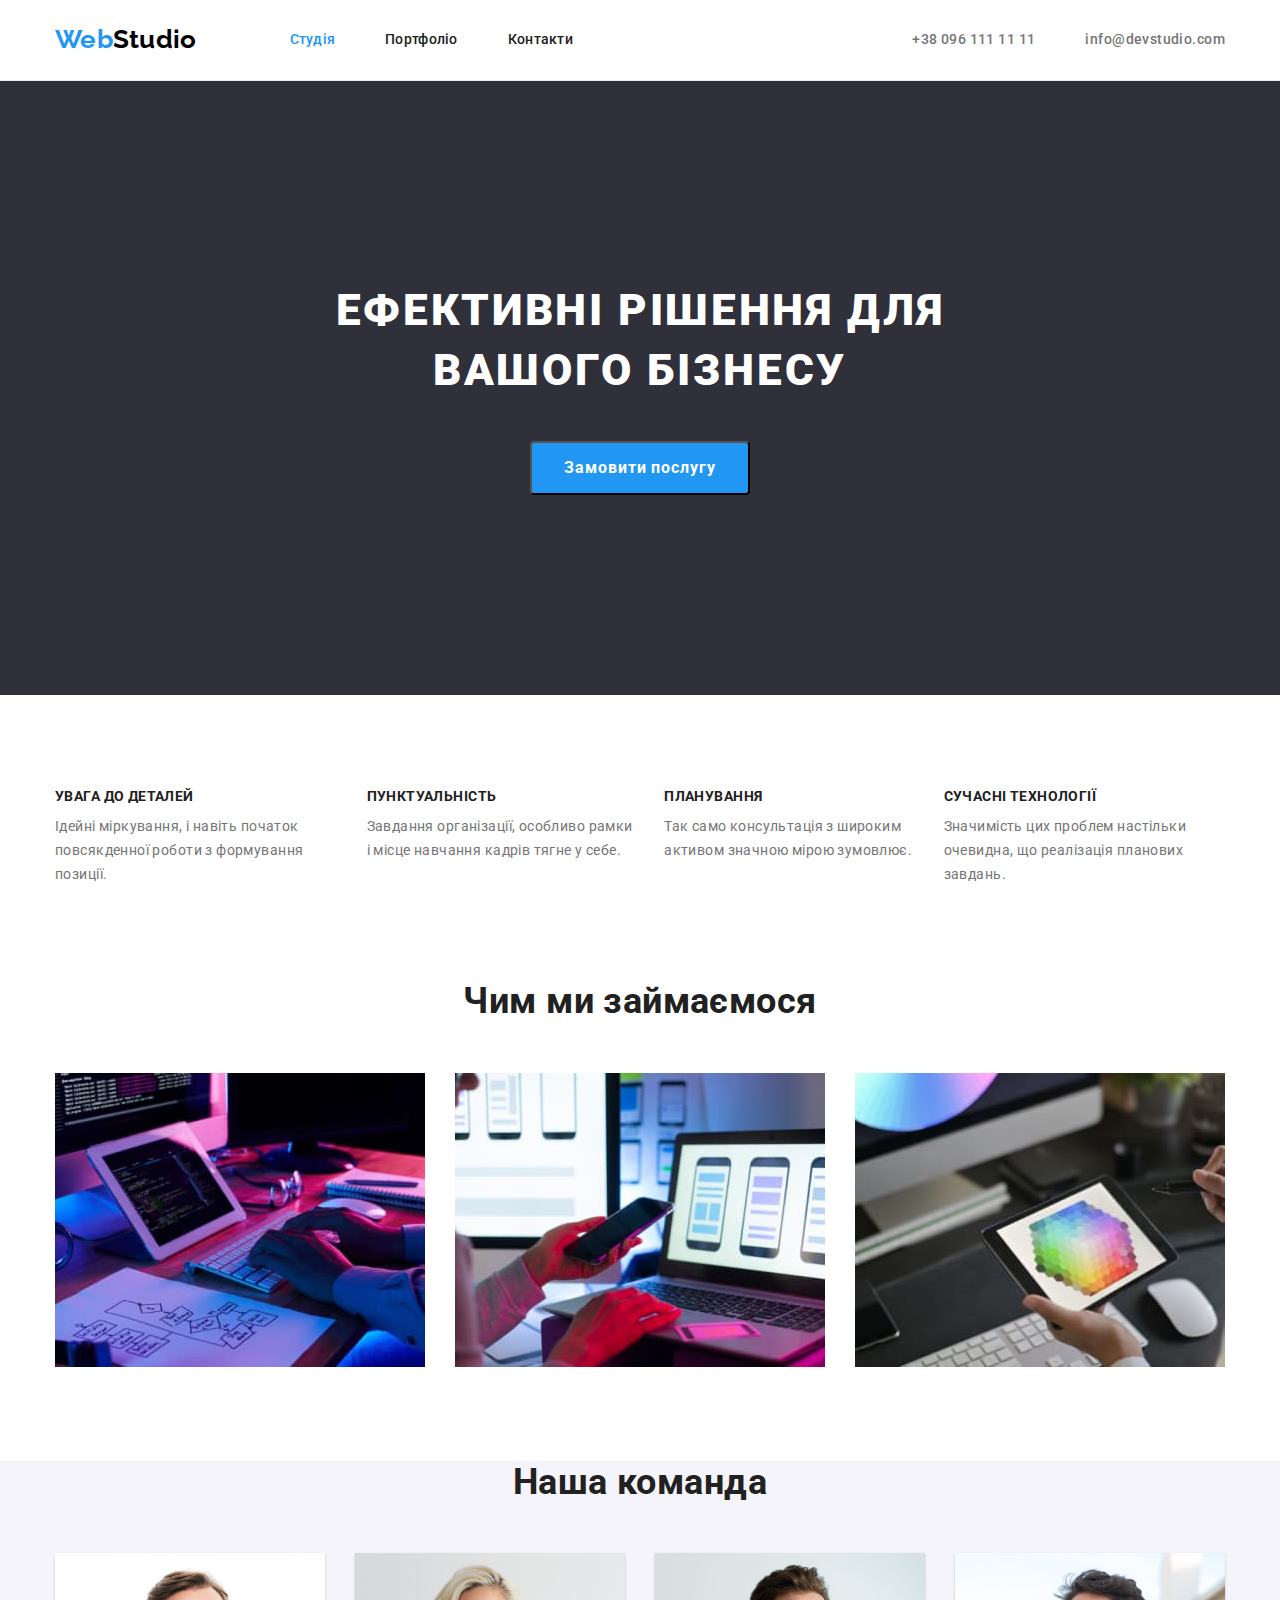
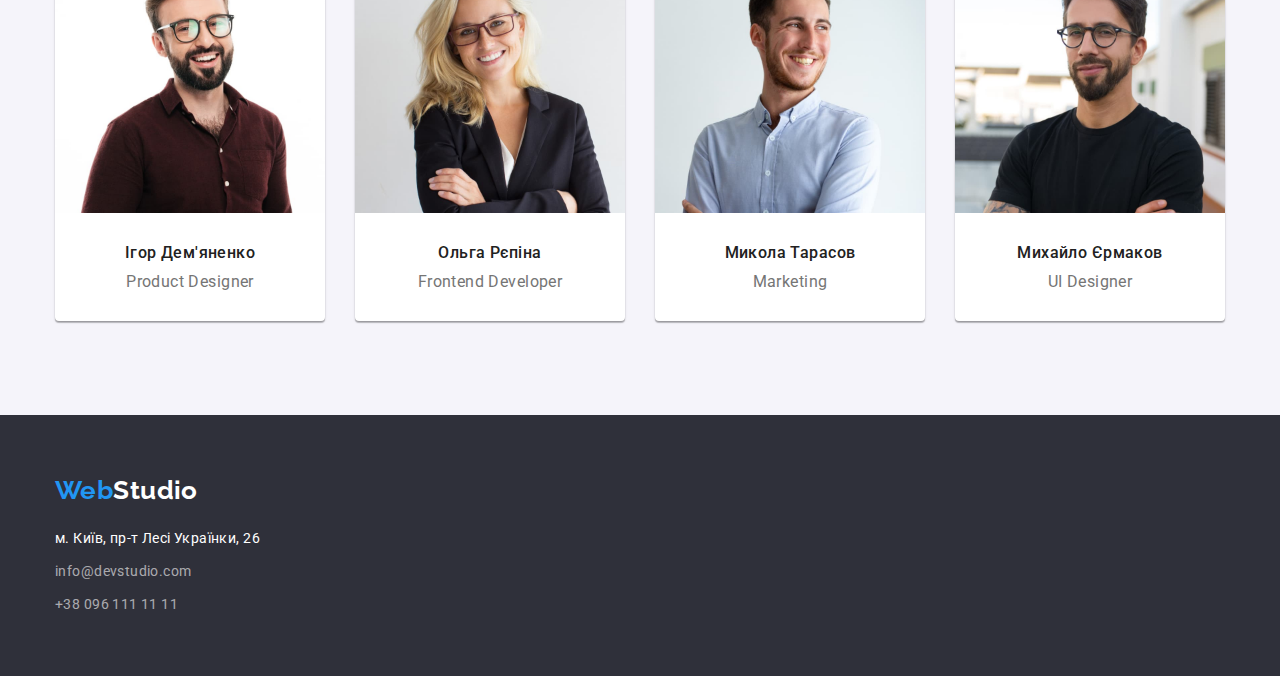
<file: index.html>
<!DOCTYPE html>
<html lang="uk">

<head>
	<meta charset="UTF-8" />
	<meta http-equiv="X-UA-Compatible" content="IE=edge" />
	<meta name="viewport" content="width=device-width, initial-scale=1.0" />
	<title>webstudio</title>
	<link rel="preconnect" href="https://fonts.googleapis.com" />
	<link rel="preconnect" href="https://fonts.gstatic.com" crossorigin />
	<link
		href="https://fonts.googleapis.com/css2?family=Raleway:wght@700&family=Roboto:wght@400;500;700;900&display=swap"
		rel="stylesheet" />
	<link rel="stylesheet" href="https://cdn.jsdelivr.net/npm/modern-normalize@1.1.0/modern-normalize.min.css" />

	<link rel="stylesheet" href="./css/styles.css" />
</head>

<body>
	<header class="page-header">
		<div class="container page-header-container">
			<nav class="navigation">
				<a href="./index.html" class="logo-header link"><span class="accent">Web</span>Studio</a>

				<ul class="site-nav list">
					<li class="site-nav-item"><a class="site-nav-link current-link link" href="./index.html">Студія</a>
					</li>
					<li class="site-nav-item"><a class="site-nav-link link" href="./portfolio.html">Портфоліо</a></li>
					<li class="site-nav-item"><a class="site-nav-link link" href="">Контакти</a></li>
				</ul>
			</nav>

			<ul class="contacts list">
				<li class="contacts-item fon"><a class="contacts-link link" href="tel:+380961111111">+38 096 111 11
						11</a></li>
				<li class="contacts-item"><a class="contacts-link link"
						href="mailto:info@devstudio.com">info@devstudio.com</a></li>
			</ul>
		</div>
	</header>
	<main>
		<!-- HERO-->
		<section class="hero">
			<div class="container">
				<h1 class="hero-title">Ефективні рішення для вашого бізнесу</h1>
				<button class="hero-btn" type="button">Замовити послугу</button>
			</div>
		</section>

		<!-- Секція з особливостями-->

		<section class="section about-main">
			<div class="container">
				<h2 class="section-title visually-hidden">Переваги</h2>
				<ul class="preference list">
					<li class="preference-item">
						<h3 class="title">УВАГА ДО ДЕТАЛЕЙ</h3>
						<p> Ідейні міркування, і навіть початок повсякденної роботи з формування позиції. </p>
					</li>
					<li class="preference-item">
						<h3 class="title">ПУНКТУАЛЬНІСТЬ</h3>
						<p> Завдання організації, особливо рамки і місце навчання кадрів тягне у себе. </p>
					</li>
					<li class="preference-item">
						<h3 class="title">ПЛАНУВАННЯ</h3>
						<p> Так само консультація з широким активом значною мірою зумовлює. </p>
					</li>
					<li class="preference-item">
						<h3 class="title">СУЧАСНІ ТЕХНОЛОГІЇ</h3>
						<p> Значимість цих проблем настільки очевидна, що реалізація планових завдань. </p>
					</li>
				</ul>
			</div>
		</section>

		<section class="section section-about-pic">
			<div class="container about-pic-cont">
				<h2 class="section-title">Чим ми займаємося</h2>
				<ul class="activity list">
					<li class="activity-item">
						<img class="activity-item-img" src="./images/img-1.jpg" alt="Людина працює з клавіатурою"
							width="370" height="294" />
					</li>
					<li class="activity-item">
						<img class="activity-item-img" src="./images/img-2.jpg" alt="Людина працює на ноутбуці"
							width="370" height="294" />
					</li>
					<li class="activity-item">
						<img class="activity-item-img" src="./images/img-3.jpg"
							alt="Людина працює з графічним планшетом" width="370" height="294" />
					</li>
				</ul>
			</div>
		</section>

		<!-- Наша команда-->

		<section class="section section-team">
			<div class="container">
				<h2 class="section-title">Наша команда</h2>
				<ul class="team list">
					<li class="team-item">
						<img class="team-img" src="./images/img-1-igor.jpg" alt="чоловік в окулярах продукт дизайнер"
							width="270" height="260" />
						<h3 class="title">Ігор Дем'яненко</h3>
						<p>Product Designer</p>
					</li>
					<li class="team-item">
						<img class="team-img" src="./images/img-2-olga.jpg"
							alt="фото блондинки в окулярах фронтент девелопер" width="270" height="260" />
						<h3 class="title">Ольга Рєпіна</h3>
						<p>Frontend Developer</p>
					</li>
					<li class="team-item">
						<img class="team-img" src="./images/img-3-mykola.jpg" alt="фото молодого чоловіка з посмішкою"
							width="270" height="260" />
						<h3 class="title">Микола Тарасов</h3>
						<p>Marketing</p>
					</li>
					<li class="team-item">
						<img class="team-img" src="./images/img-4-mihaylo.jpg"
							alt="фото чоловіка з окулярами в чорній футболці" width="270" height="260" />
						<h3 class="title">Михайло Єрмаков</h3>
						<p>UI Designer</p>
					</li>
				</ul>
			</div>
		</section>
	</main>
	<footer class="page-footer section">
		<div class="container footer-div">
			<a class="logo-footer link" href="./index.html"><span class="accent">Web</span>Studio</a>
			<address>
				<ul class="footer-contacts list">
					<li class="footer-contacts-item">
						<a class="footer-contact-adr link" href="">м. Київ, пр-т Лесі Українки, 26</a>
					</li>
					<li class="footer-contacts-item">
						<a class="footer-contact link" href="mailto:info@devstudio.com">info@devstudio.com</a>
					</li>
					<li class="footer-contacts-item">
						<a class="footer-contact link" href="tel:+380961111111">+38 096 111 11 11</a>
					</li>
				</ul>
			</address>
		</div>
	</footer>
</body>

</html>
</file>
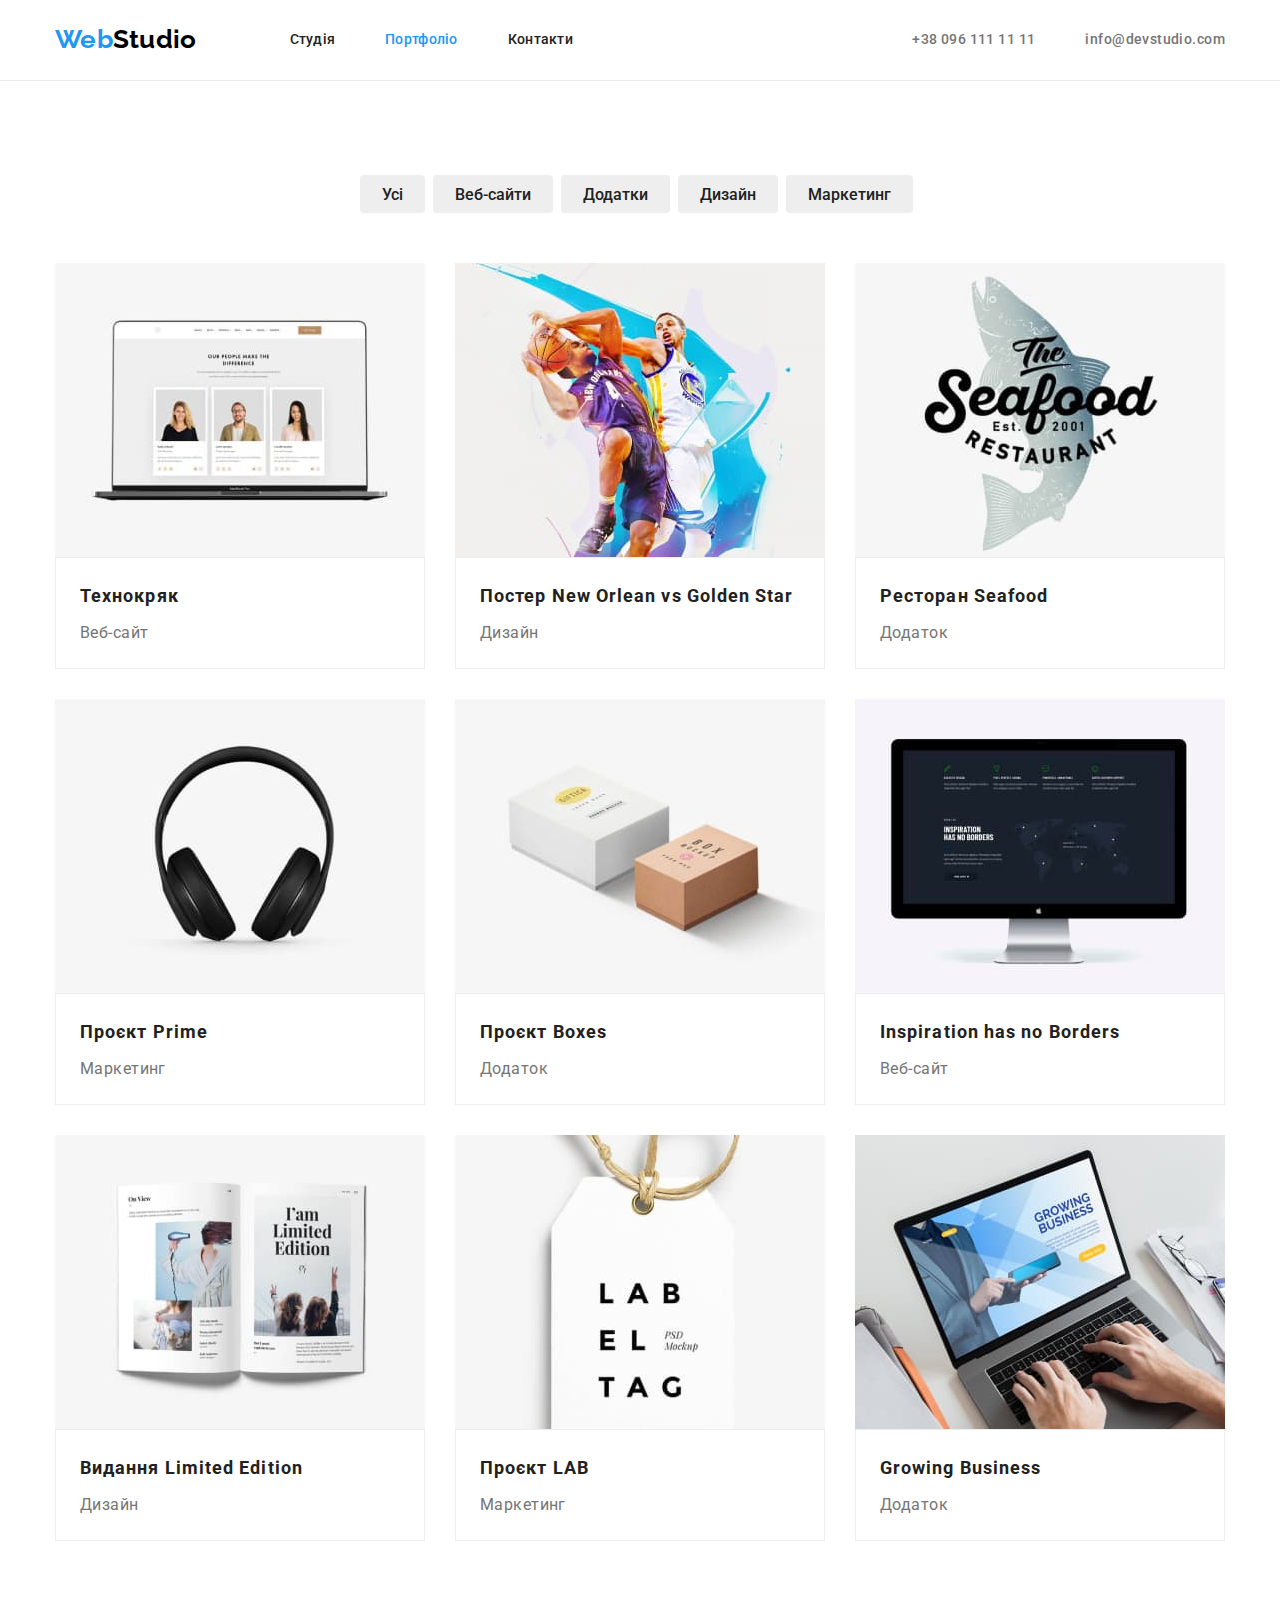
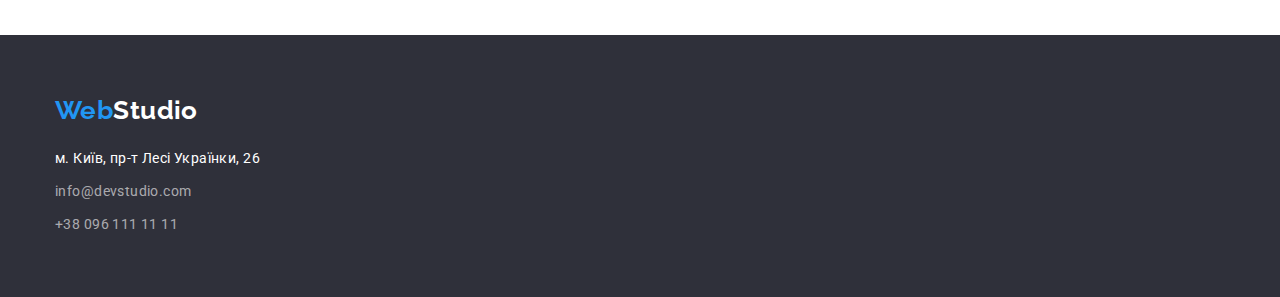
<file: portfolio.html>
<!DOCTYPE html>
<html lang="uk">
	<head>
		<meta charset="UTF-8" />
		<meta http-equiv="X-UA-Compatible" content="IE=edge" />
		<meta name="viewport" content="width=device-width, initial-scale=1.0" />
		<title>portfolio</title>
		<link rel="preconnect" href="https://fonts.googleapis.com" />
		<link rel="preconnect" href="https://fonts.gstatic.com" crossorigin />
		<link
			href="https://fonts.googleapis.com/css2?family=Raleway:wght@700&family=Roboto:wght@400;500;700;900&display=swap"
			rel="stylesheet"
		/>
		<link rel="stylesheet" href="https://cdn.jsdelivr.net/npm/modern-normalize@1.1.0/modern-normalize.min.css" />
		<link rel="stylesheet" href="./css/styles.css" />
	</head>
	<body>
		<header class="page-header">
			<div class="container page-header-container">
				<nav class="navigation">
					<a href="./index.html" class="logo-header link"><span class="accent">Web</span>Studio</a>

					<ul class="site-nav list">
						<li class="site-nav-item"><a class="site-nav-link link" href="./index.html">Студія</a></li>
						<li class="site-nav-item"
							><a class="site-nav-link link current-link" href="./portfolio.html">Портфоліо</a></li
						>
						<li class="site-nav-item"><a class="site-nav-link link" href="">Контакти</a></li>
					</ul>
				</nav>

				<ul class="contacts list">
					<li class="contacts-item fon"
						><a class="contacts-link link" href="tel:+380961111111">+38 096 111 11 11</a></li
					>
					<li class="contacts-item"
						><a class="contacts-link link" href="mailto:info@devstudio.com">info@devstudio.com</a></li
					>
				</ul>
			</div>
		</header>
		<main>
			<section class="page-prtfolio">
			<div class="container">
				<!-- <section class="portfolio container"> -->
					<h1 class="visually-hidden"> Портфоліо </h1>
					<ul class="products-nav list">
						<li class="product">
							<button class="portfolio-btn btn" type="button">Усі</button>
						</li>
						<li class="product">
							<button class="portfolio-btn" type="button">Веб-сайти</button>
						</li>
						<li class="product"><button class="portfolio-btn" type="button">Додатки</button> </li>
						<li class="product"><button class="portfolio-btn" type="button">Дизайн</button></li>
						<li class="product"><button class="portfolio-btn" type="button">Маркетинг</button></li>
					</ul>
					<ul class="page-products list">
						<li class="portf-pic">
							<img
								class="products-img"
								src="./images/project-img.jpg"
								alt="фото трьох членів команди, дві дівчини і один чоловік в окулярах"
								width="370"
							/>
							<div class="products-items">
								<h2 class="product-main">Технокряк </h2>
								<p class="product-card">Веб-сайт</p>
							</div>
						</li>
						<li class="portf-pic">
							<img
								class="products-img"
								src="./images/project-img-1.jpg"
								alt="двє хлопців в спортивній формі різних команд грають в м'яча, один тримає м'яч, другий вибиває його з його рук"
								width="370"
							/>
							<div class="products-items">
								<h2 class="product-main">Постер New Orlean vs Golden Star</h2>
								<p class="product-card">Дизайн</p>
							</div>
						</li>
						<li class="portf-pic">
							<img
								class="products-img"
								src="./images/project-img-2.jpg"
								alt="картинка з малюнком риби та логотипом рибного ресторану"
								width="370"
							/>
							<div class="products-items">
								 <h2 class="product-main">Ресторан Seafood</h2>
								  <p class="product-card">Додаток</p> </div>
						</li>
						<li class="portf-pic">
							<img class="products-img" src="./images/project-img-3.jpg" alt="великі чорні навушники" width="370" />
							<div class="products-items">
								<h2 class="product-main">Проєкт Prime</h2>
								 <p class="product-card">Маркетинг</p>
								</div>
						</li>
						<li class="portf-pic">
							<img
								class="products-img"
								src="./images/project-img-4.jpg"
								alt="дві коробочки, одна невелика коліру темного картону, друга більша трохи білого кольору"
								width="370"
							/>
							<div class="products-items">
								<h2 class="product-main">Проєкт Boxes</h2>
								<p class="product-card">Додаток</p>
							</div>
						</li>
						<li class="portf-pic">
							<img
								class="products-img"
								src="./images/project-img-5.jpg"
								alt="великий чорний монітор епл на срібній ніжці"
								width="370"
							/>
							<div class="products-items">
								<h2 class="product-main">Inspiration has no Borders</h2>
								<p class="product-card">Веб-сайт</p>
							</div>
						</li>
						<li class="portf-pic">
							<img
								class="products-img"
								src="./images/project-img-6.jpg"
								alt="розворот книги з різними зображеннями жінок"
								width="370"
							/>
							<div class="products-items">
								<h2 class="product-main">Видання Limited Edition</h2>
								<p class="product-card">Дизайн</p>
							</div>
						</li>
						<li class="portf-pic">
							<img
								class="products-img"
								src="./images/project-img-7.jpg"
								alt="біла бірка з чорним надписом"
								width="370"
							/>
							<div class="products-items">
								<h2 class="product-main">Проєкт LAB </h2>
								<p class="product-card">Маркетинг</p>
							</div>
						</li>
						<li class="portf-pic">
							<img
								class="products-img"
								src="./images/project-img-8.jpg"
								alt="чоловічі руки на клавіатурі відкритого ноутбука, на моніторі картинка з надписом зростання бізнесу"
								width="370"
							/>
							<div class="products-items">
								<h2 class="product-main" >Growing Business</h2>
								<p class="product-card">Додаток</p></div
							>
						</li>
					</ul>
				<!-- </section> -->
			</div>
			</section>
		</main>
		<footer class="page-footer section">
			<div class="container footer-div">
				<a class="logo-footer link" href="./index.html"><span class="accent">Web</span>Studio</a>
				<address>
					<ul class="footer-contacts list">
						<li class="footer-contacts-item">
							<a class="footer-contact-adr link" href="">м. Київ, пр-т Лесі Українки, 26</a>
						</li>
						<li class="footer-contacts-item">
							<a class="footer-contact link" href="mailto:info@devstudio.com">info@devstudio.com</a>
						</li>
						<li class="footer-contacts-item">
							<a class="footer-contact link" href="tel:+380961111111">+38 096 111 11 11</a>
						</li>
					</ul>
				</address>
			</div>
		</footer>
	</body>
</html>
</file>
<file: css/styles.css>
:root {
	--background-color-header: #ffffff;
	--color-accent: #2196f3;
	--color-nav-header: #212121;
	--logo-header-color: #000000;
	--color-contact: #757575;
	--background-body-color: #f5f5f5;
	--background-color-footer: #2f303a;
	--color-text-darkbox: #ffffff;
	--background-color-additional: #f5f4fa;
	--color-text-standart: #757575;
	--color-title: #212121;
	--color-foot-adr: rgba(255, 255, 255, 0.6);

	--color-роrtfolio-borders: #eeeeee;

	--background-portfolio-btn: #eeeeee;
	--color-portfolio-btn: #212121;
	--color-text-products: #212121;

	--background-color-portfolio: #ffffff;
}
h1, h2, h3,h4, p {
	margin-top: 0;
	margin-bottom: 0;
	}
	ul {
		margin-top: 0;
	margin-bottom: 0;
padding-left: 0;
	}
.link {
	text-decoration: none;
	color: inherit;
}


.list {
	list-style: none;
}

img {
	display: block;
}
body {
	background-color: var(--background-color-portfolio);
	color: var(--color-text-standart);
	font-family: "Roboto", sans-serif;
	font-style: normal;
	/* font-weight: 400; это размер 400 от браузера */
	font-size: 14px;
	line-height: 1.71;
	/* or 171% */

	letter-spacing: 0.03em;
}

.container {
	width: 1200px;
	margin-left: auto;
	margin-right: auto;
	padding-left: 15px;
	padding-right: 15px;
}

/* -----------------section-title----------- */
.activity {
	display: flex;
	gap: 30px;	
}

.section-title {
	font-weight: 700;
	font-size: 36px;
	line-height: 1.17;
	text-align: center;
	margin-bottom: 50px;
	padding-top: 0;
	}

.team-item {
	background-color: var(--background-color-header);
	box-shadow: 0px 1px 3px rgba(0, 0, 0, 0.12), 0px 1px 1px rgba(0, 0, 0, 0.14), 0px 2px 1px rgba(0, 0, 0, 0.2);
    border-radius: 0px 0px 4px 4px;
	border-top: none;

}
/* ========HEADER======== */
.page-header-container {
	display: flex;
	align-items: center;
	text-align: center;
	/* padding-top: 32px; */
	/* padding-bottom: 32px; */
   
}

.site-nav  {
	background-color: var(--background-color-header);
}


.page-header {
	border-bottom: 1px solid #ECECEC;	
}

.navigation {
	font-weight: 500;
	line-height: 1.14;
	letter-spacing: 0.02em;
	display: flex;
	align-items: center;
}
.site-nav-link {
	color: var(--color-nav-header);
	padding: 30px 0;
}
.site-nav {
	display: flex;
	align-items: center;
	/* margin-top: 32px;
	margin-bottom: 32px; */
}

.site-nav-item {
	margin-right: 50px;
}
.site-nav-item:last-child {
	margin-right: 0;
}

.logo-header,
.logo-footer {
	font-family: "Raleway", sans-serif;
	font-weight: 700;
	font-size: 26px;
	line-height: 1.19;
	
}
.logo-footer {
	margin-bottom: 20px;
}

.accent {
	color: var(--color-accent);
}

.logo-header {
	color: var(--logo-header-color);
	padding-top: 24px;
	padding-bottom: 25px;
	margin-right: 93px;
}
.current-link { 
    color:#2196f3;
}
.contacts-link {
	color: var(--color-contact);
    /* font-family: 'Roboto'; */
/* font-style: normal; */
font-weight: 500;
/* font-size: 14px; */
line-height: 1.14;
}
.contacts {
	display: flex;
	align-items: center;
	margin-left: auto;
	/* gap: 50px; */
}
.fon {
	margin-right: 50px;
}
.contacts :last-child 
{
	margin-right: 0;}

/* ---------------HERO------------ */
.page-footer,
.hero {
	background-color: var(--background-color-footer);
	color: var(--color-text-darkbox);
		
}


.hero-btn {
	cursor: pointer;
	color: inherit;
	background-color: var(--color-accent);
	font-family: inherit;

	font-style: normal;
	font-weight: 700;
	font-size: 16px;
	line-height: 1.88;
	/* identical to box height, or 188% */

	text-align: center;
	letter-spacing: 0.06em;
	margin-top: 40px;
border-radius: 4px;
padding: 10px 32px;
}
.hero {
	text-align: center;
	padding: 200px 0;
}

.section {
	padding-top: 0 ;
	padding-bottom: 94px;
}
.about-main {
	padding-top: 94px;
}


.preference {
	display: flex;
	gap: 30px;
}

.preference-item:last-child {
	margin-right: 0;
}

.hero-title {
	/* font-family: 'Roboto ,
        sans-serif'; это есть */
	/* font-style: normal еть; */
	font-weight: 900;
	font-size: 44px;
	line-height: 1.36;
	/* or 136% */
	width: 696px;
	text-align: center;
	letter-spacing: 0.06em;
	text-transform: uppercase;
	margin-left: auto;
	margin-right: auto;

	
}

	


.team {
	background-color: var(--background-color-additional);
	display: flex;
	gap: 30px;

}
.section-team {
	background-color: var(--background-color-additional);
}
.team-img {
	margin-bottom: 30px;
}
.title {
	color: var(--color-title);

	font-weight: 700;
	font-size: 14px;
	line-height: 1.14;
	margin-bottom: 10px;
}
.team .title {
	font-weight: 500;
	font-size: 16px;
	line-height: 1.19;
	/* identical to box height */

	text-align: center;
}
.team p {
	font-size: 16px;
	line-height: 1.19;
	text-align: center;
	margin-bottom: 30px;
}
.section-title {
	color: var(--color-title);
}
.page-footer {

	padding-bottom: 60px;
	padding-top: 60px;

	
}

/* -----------FOOTER----------- */
.footer-contact {
	color: var(--color-foot-adr);
}
.footer-contacts a {
	font-style: normal;
	font-weight: 400;
}
.footer-contacts-item {
	margin-bottom: 9px;
	
}
.footer-contacts-item:last-child {
	margin-bottom: 0;
	
}
.footer-contacts {
	margin-top: 20px;
}


.portfolio-btn {
	cursor: pointer;
	background-color: var(--background-portfolio-btn);
	color: var(--color-portfolio-btn);
    font-family: inherit;
    font-size: 16px ;
    font-weight: 500;
    line-height: calc(26 / 15);
}

.page-prtfolio {
	margin-bottom: 94px;
	margin-top: 94px;
}

.products-items {
	background-color: var(--background-color-portfolio);
	color: var(--color-portfolio-btn);
	padding: 20px 24px;
	border: 1px solid #EEEEEE;
}

.product-main {
	/* font-family: 'Roboto'; */
	/* font-style: normal; */
	font-weight: 700;
	font-size: 18px;
	line-height: 2;
	margin-bottom: 4px;
	/* identical to box height, or 200% */

	letter-spacing: 0.06em;
	color: var(--color-text-products);
	
	
}
.page-products p {
	font-weight: 400;
	font-size: 16px;
	line-height: 1.88;
	/* identical to box height, or 188% */

	color: var(--color-text-standart);
}
.page-products {
	display: flex;
	flex-wrap: wrap;
	gap: 30px;
	/* border: 1px solid #EEEEEE; */
}
.portf-pic {
	width: 370px;
	/* height: 404px; */
}
.site-nav :hover,
.site-nav :focus,
.contacts :hover,
.contacts :focus,
.footer-contacts :hover,
.footer-contacts :focus {
	color: var(--color-accent);
}
.portfolio-btn:hover,
.portfolio-btn:focus {
	background-color: var(--color-accent);
	color: var(--color-text-darkbox);
	box-shadow: 0px 3px 1px rgba(0, 0, 0, 0.1), 0px 1px 2px rgba(0, 0, 0, 0.08), 0px 2px 2px rgba(0, 0, 0, 0.12);
}

.visually-hidden {
	position: absolute;
	white-space: nowrap;
	width: 1px;
	height: 1px;
	overflow: hidden;
	border: 0;
	padding: 0;
	clip: rect(0 0 0 0);
	clip-path: inset(50%);
	margin: -1px;
}
/* --------PORTFOLIO-------- */
.products-nav {
	display: flex;
	align-items: center;
	justify-content: center;
	margin-bottom: 50px;
	
}
.product {

margin-right: 8px;

}

.portfolio-btn {
	padding: 6px 22px;
	height: 38px;
	border: none;
	align-items: center;
	border-radius: 4px;	
	/* margin-bottom: 50px; */
	
}
</file>
